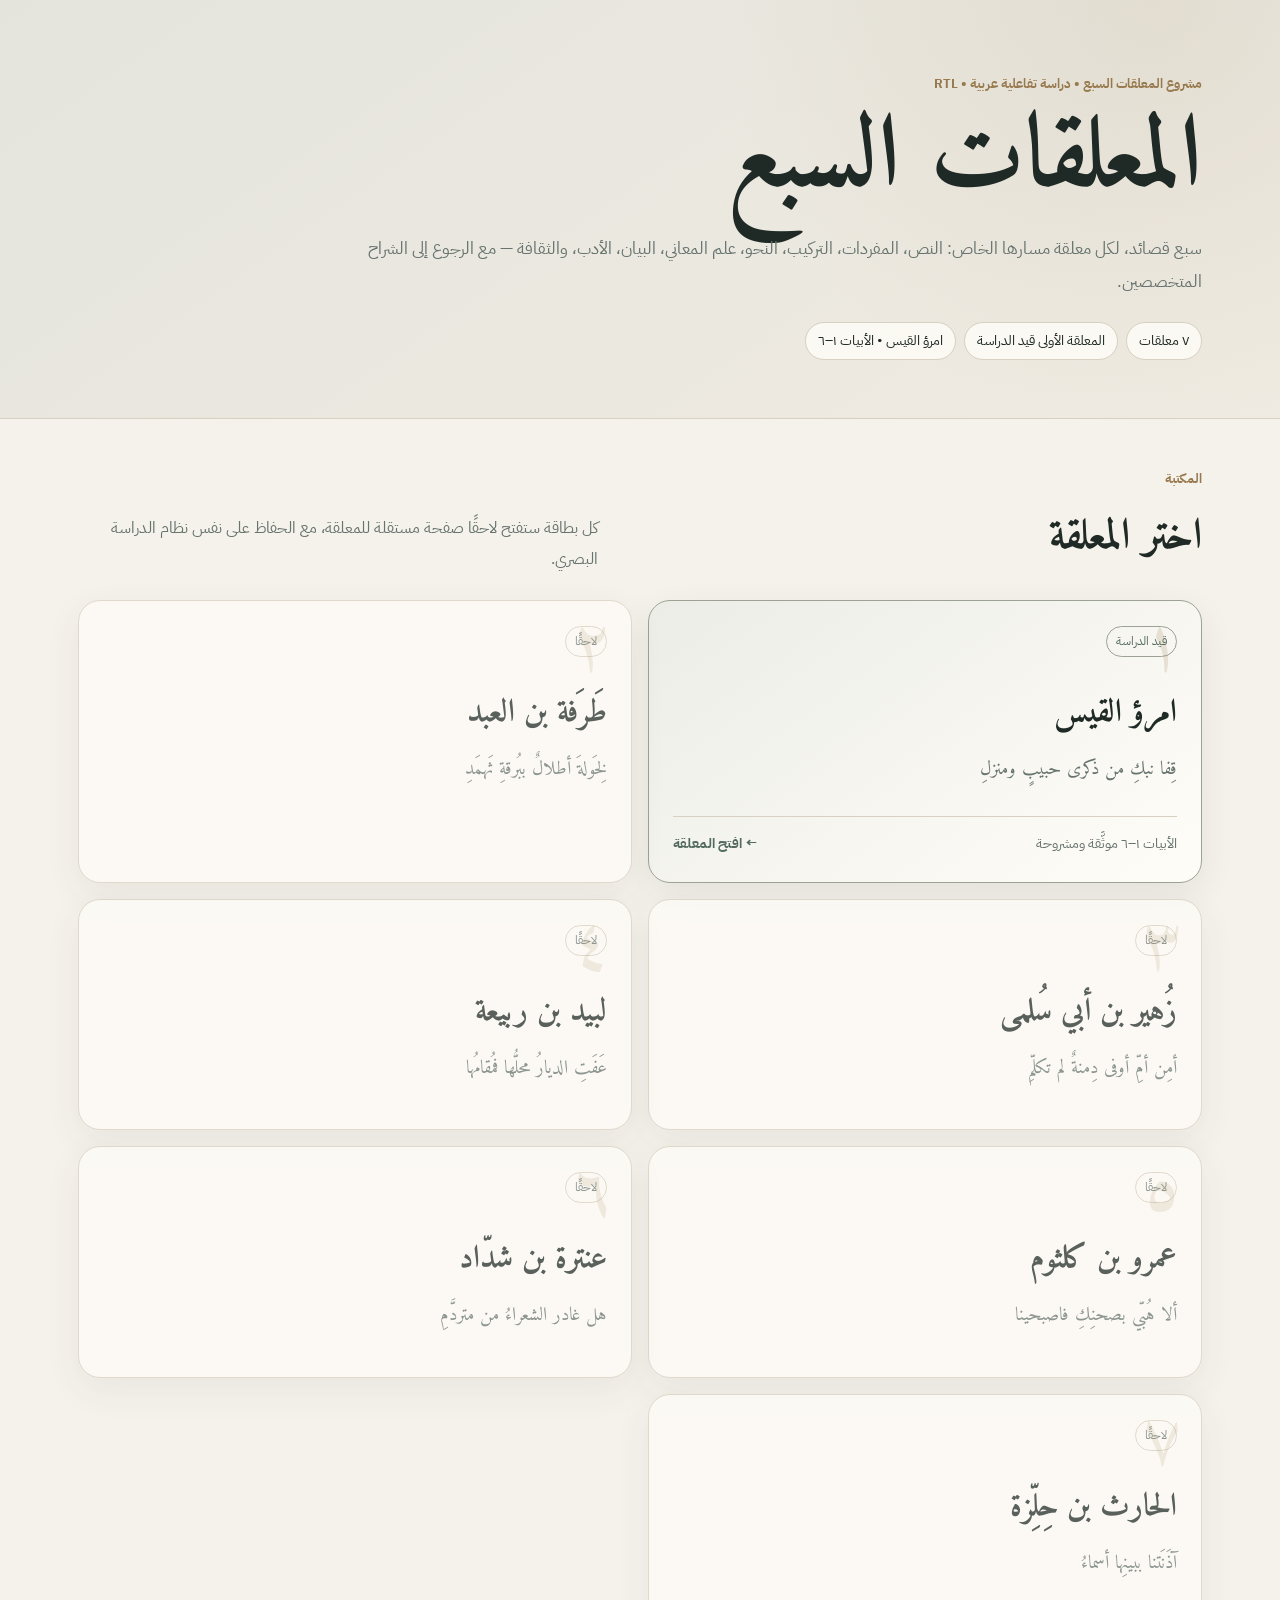
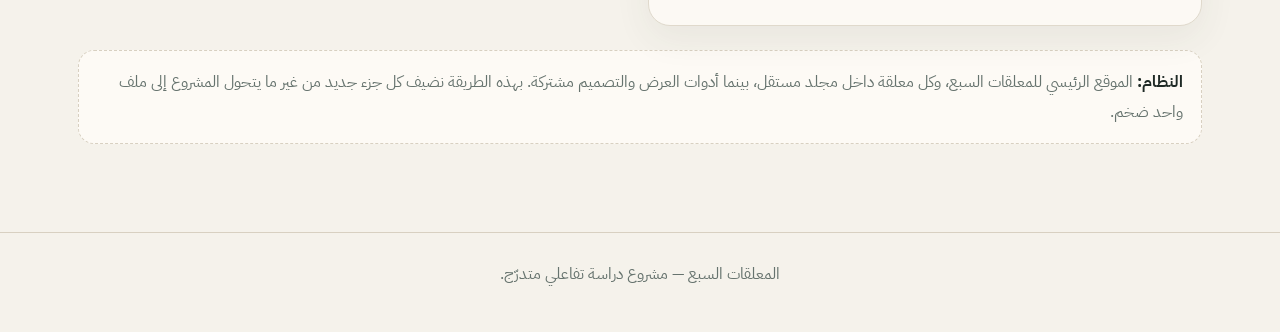
<file: index.html>
<!doctype html>
<html lang="ar" dir="rtl">
<head>
  <meta charset="utf-8" />
  <meta name="viewport" content="width=device-width, initial-scale=1" />
  <meta name="color-scheme" content="light dark" />
  <meta name="description" content="مشروع تفاعلي عربي لشرح المعلقات السبع بيتًا بيتًا" />
  <title>المعلقات السبع | شرح تفاعلي</title>
  <link rel="stylesheet" href="styles.css" />
</head>
<body class="catalog-page">
  <header class="hero hero--catalog">
    <div class="hero__inner">
      <div class="eyebrow">مشروع المعلقات السبع • دراسة تفاعلية عربية • RTL</div>
      <h1>المعلقات السبع</h1>
      <p class="hero__lead">
        سبع قصائد، لكل معلقة مسارها الخاص: النص، المفردات، التركيب، النحو، علم المعاني،
        البيان، الأدب، والثقافة — مع الرجوع إلى الشراح المتخصصين.
      </p>
      <div class="hero__meta">
        <span class="pill">٧ معلقات</span>
        <span class="pill">المعلقة الأولى قيد الدراسة</span>
        <span class="pill">امرؤ القيس • الأبيات ١–٦</span>
      </div>
    </div>
  </header>

  <main class="catalog">
    <section class="catalog-intro">
      <div>
        <div class="eyebrow">المكتبة</div>
        <h2>اختر المعلقة</h2>
      </div>
      <p>كل بطاقة ستفتح لاحقًا صفحة مستقلة للمعلقة، مع الحفاظ على نفس نظام الدراسة البصري.</p>
    </section>

    <section class="poem-grid" aria-label="المعلقات السبع">
      <a class="poem-tile poem-tile--active" href="poems/imru-al-qays/">
        <div class="poem-tile__number">١</div>
        <div class="poem-tile__status">قيد الدراسة</div>
        <h3>امرؤ القيس</h3>
        <p>قِفا نبكِ من ذكرى حبيبٍ ومنزلِ</p>
        <div class="poem-tile__footer">
          <span>الأبيات ١–٦ موثَّقة ومشروحة</span>
          <span class="arrow">← افتح المعلقة</span>
        </div>
      </a>

      <article class="poem-tile poem-tile--locked">
        <div class="poem-tile__number">٢</div><div class="poem-tile__status">لاحقًا</div>
        <h3>طَرَفة بن العبد</h3><p>لِخَولةَ أطلالٌ ببُرقةِ ثَهمَدِ</p>
      </article>

      <article class="poem-tile poem-tile--locked">
        <div class="poem-tile__number">٣</div><div class="poem-tile__status">لاحقًا</div>
        <h3>زُهير بن أبي سُلمى</h3><p>أمِن أمِّ أوفى دِمنةٌ لم تكلّمِ</p>
      </article>

      <article class="poem-tile poem-tile--locked">
        <div class="poem-tile__number">٤</div><div class="poem-tile__status">لاحقًا</div>
        <h3>لبيد بن ربيعة</h3><p>عَفَتِ الديارُ محلُّها فمُقامُها</p>
      </article>

      <article class="poem-tile poem-tile--locked">
        <div class="poem-tile__number">٥</div><div class="poem-tile__status">لاحقًا</div>
        <h3>عمرو بن كلثوم</h3><p>ألا هُبّي بصحنِكِ فاصبحينا</p>
      </article>

      <article class="poem-tile poem-tile--locked">
        <div class="poem-tile__number">٦</div><div class="poem-tile__status">لاحقًا</div>
        <h3>عنترة بن شدّاد</h3><p>هل غادر الشعراءُ من متردَّمِ</p>
      </article>

      <article class="poem-tile poem-tile--locked">
        <div class="poem-tile__number">٧</div><div class="poem-tile__status">لاحقًا</div>
        <h3>الحارث بن حِلِّزة</h3><p>آذَنَتنا ببينِها أسماءُ</p>
      </article>
    </section>

    <section class="catalog-note">
      <strong>النظام:</strong>
      الموقع الرئيسي للمعلقات السبع، وكل معلقة داخل مجلد مستقل، بينما أدوات العرض والتصميم مشتركة.
      بهذه الطريقة نضيف كل جزء جديد من غير ما يتحول المشروع إلى ملف واحد ضخم.
    </section>
  </main>

  <footer><p>المعلقات السبع — مشروع دراسة تفاعلي متدرّج.</p></footer>
</body>
</html>
</file>
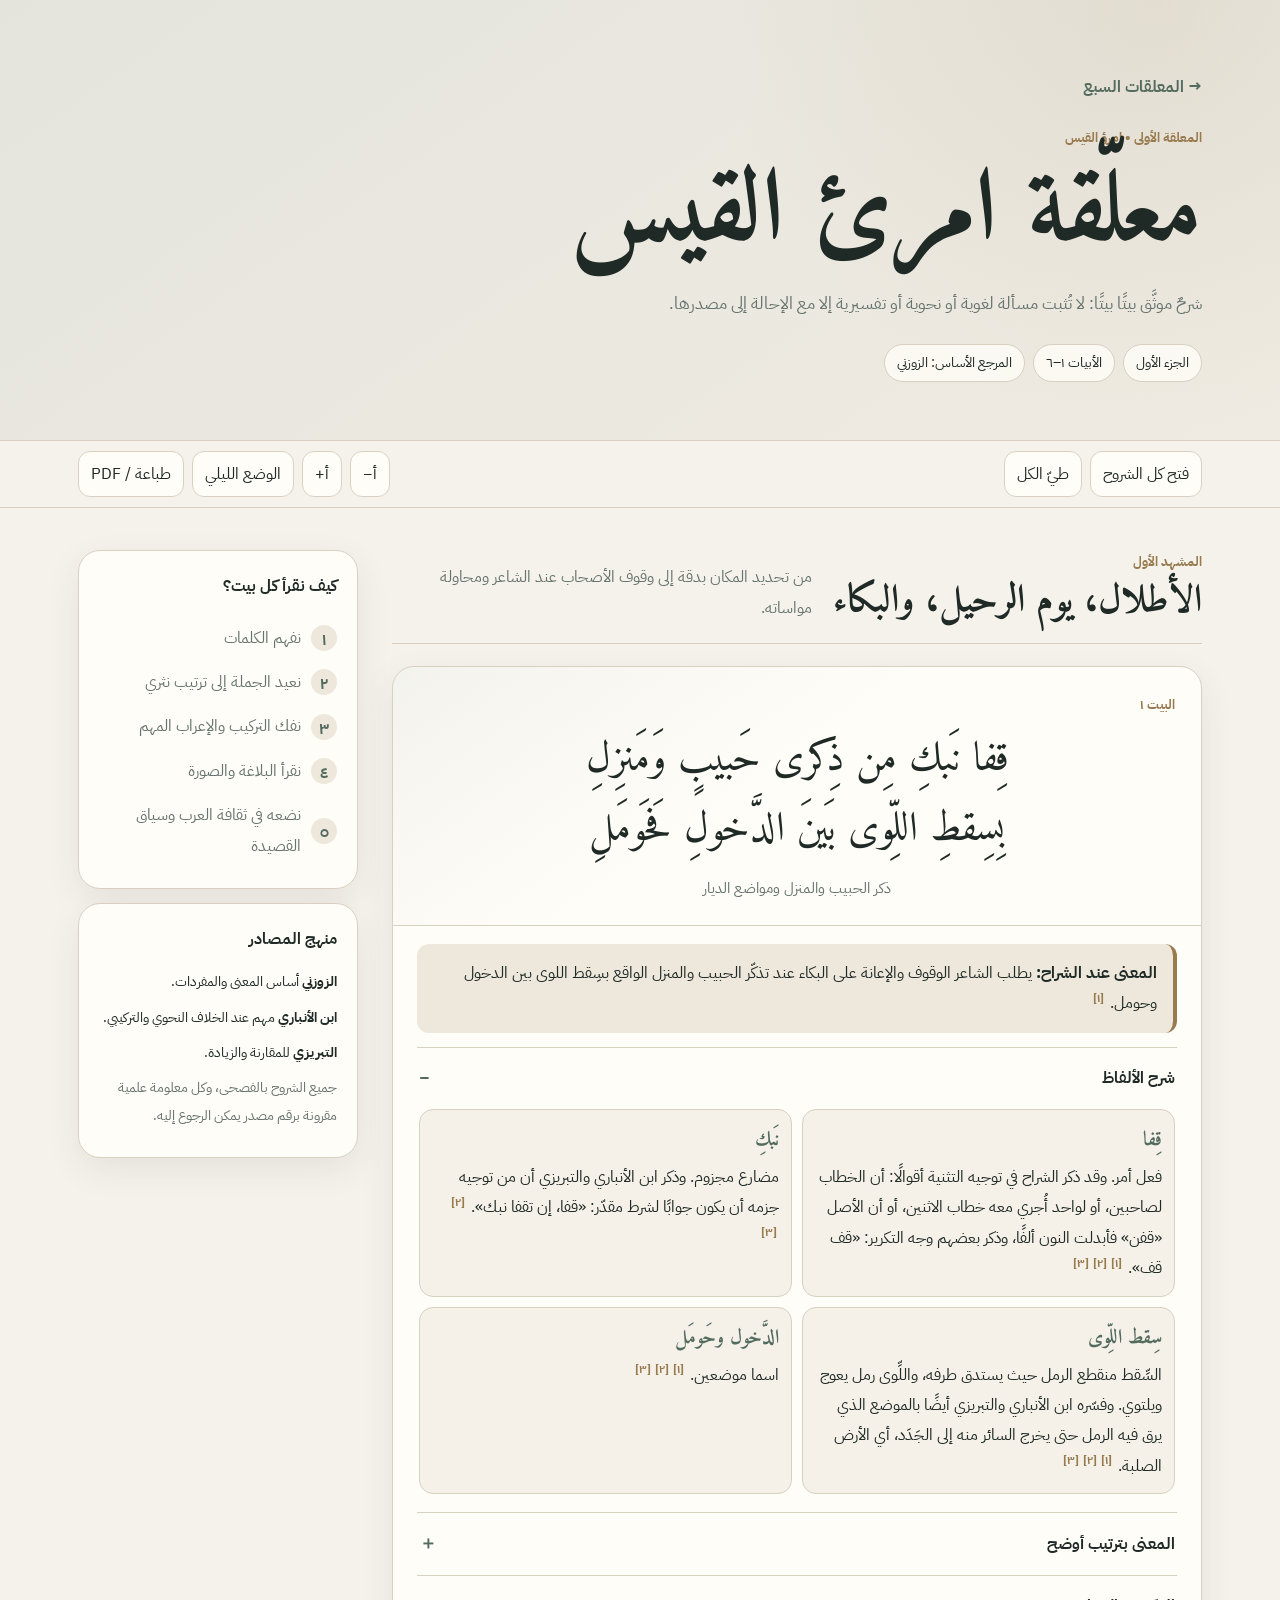
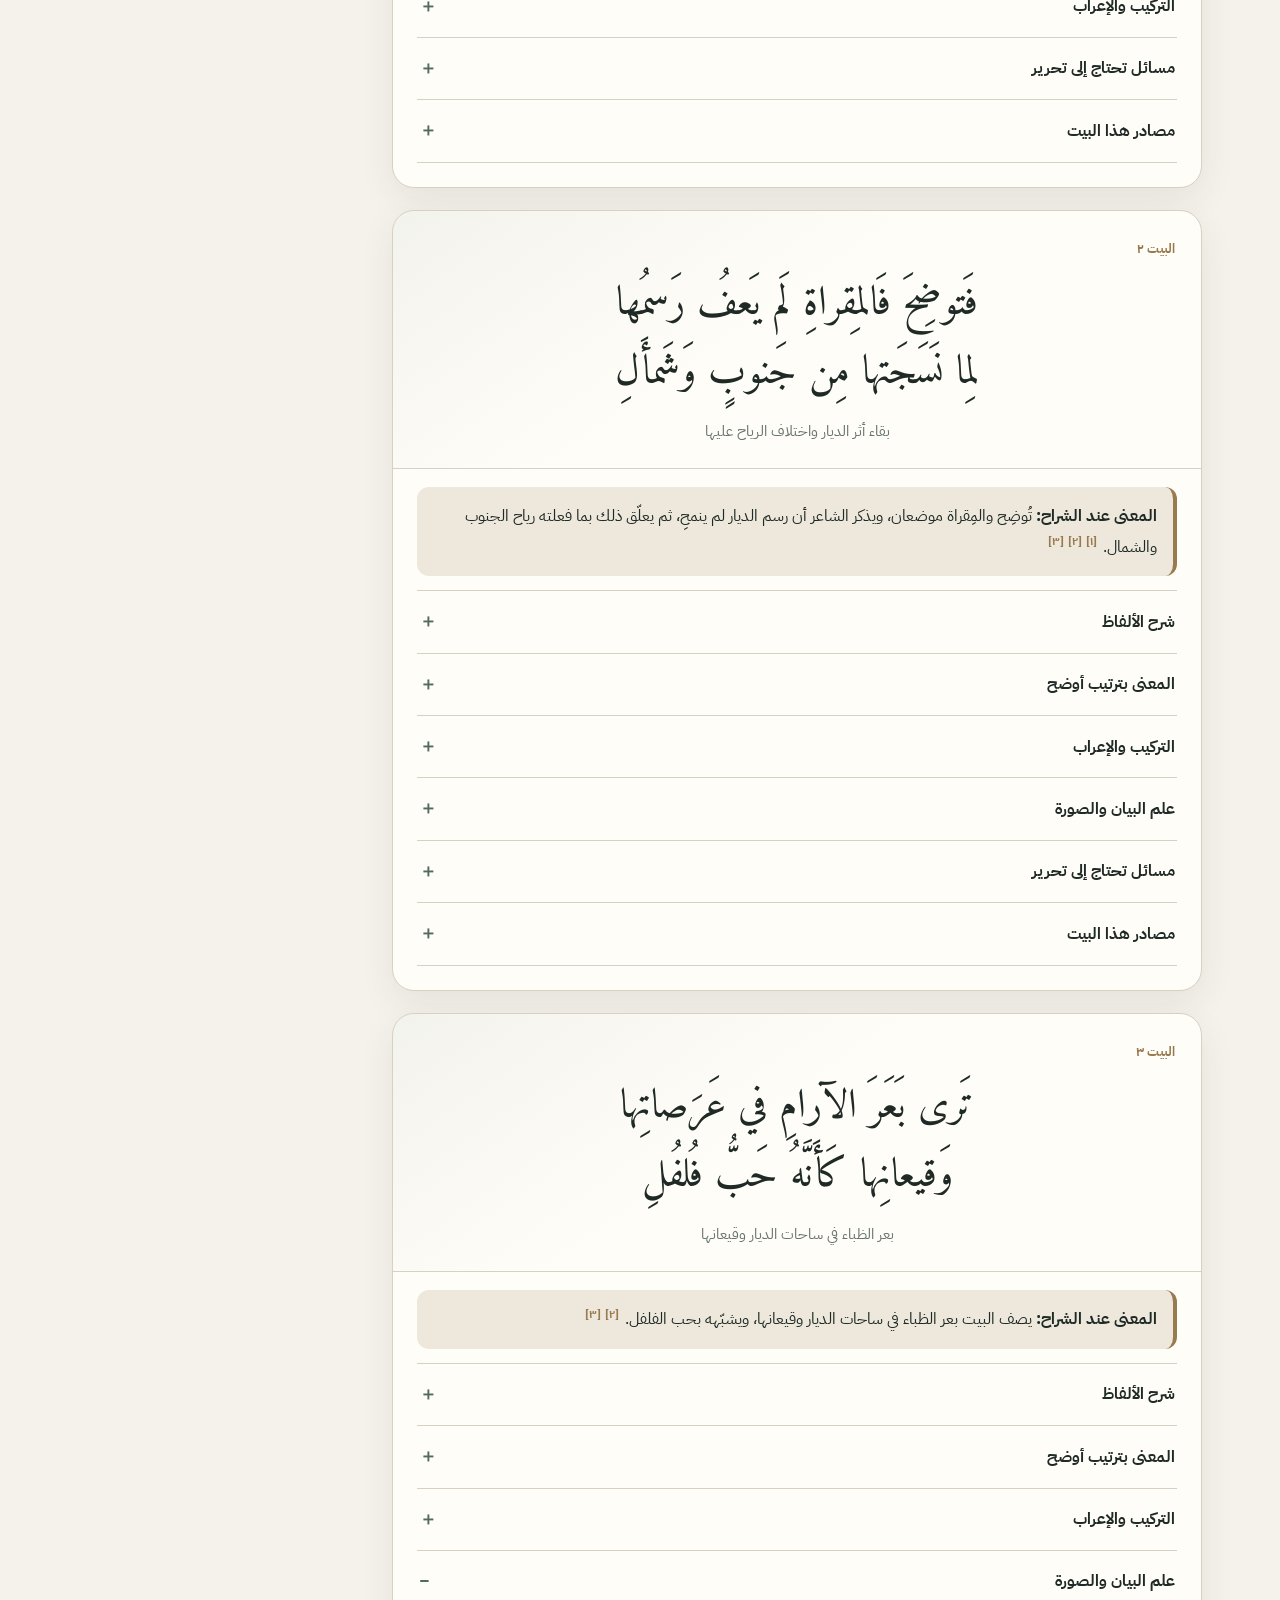
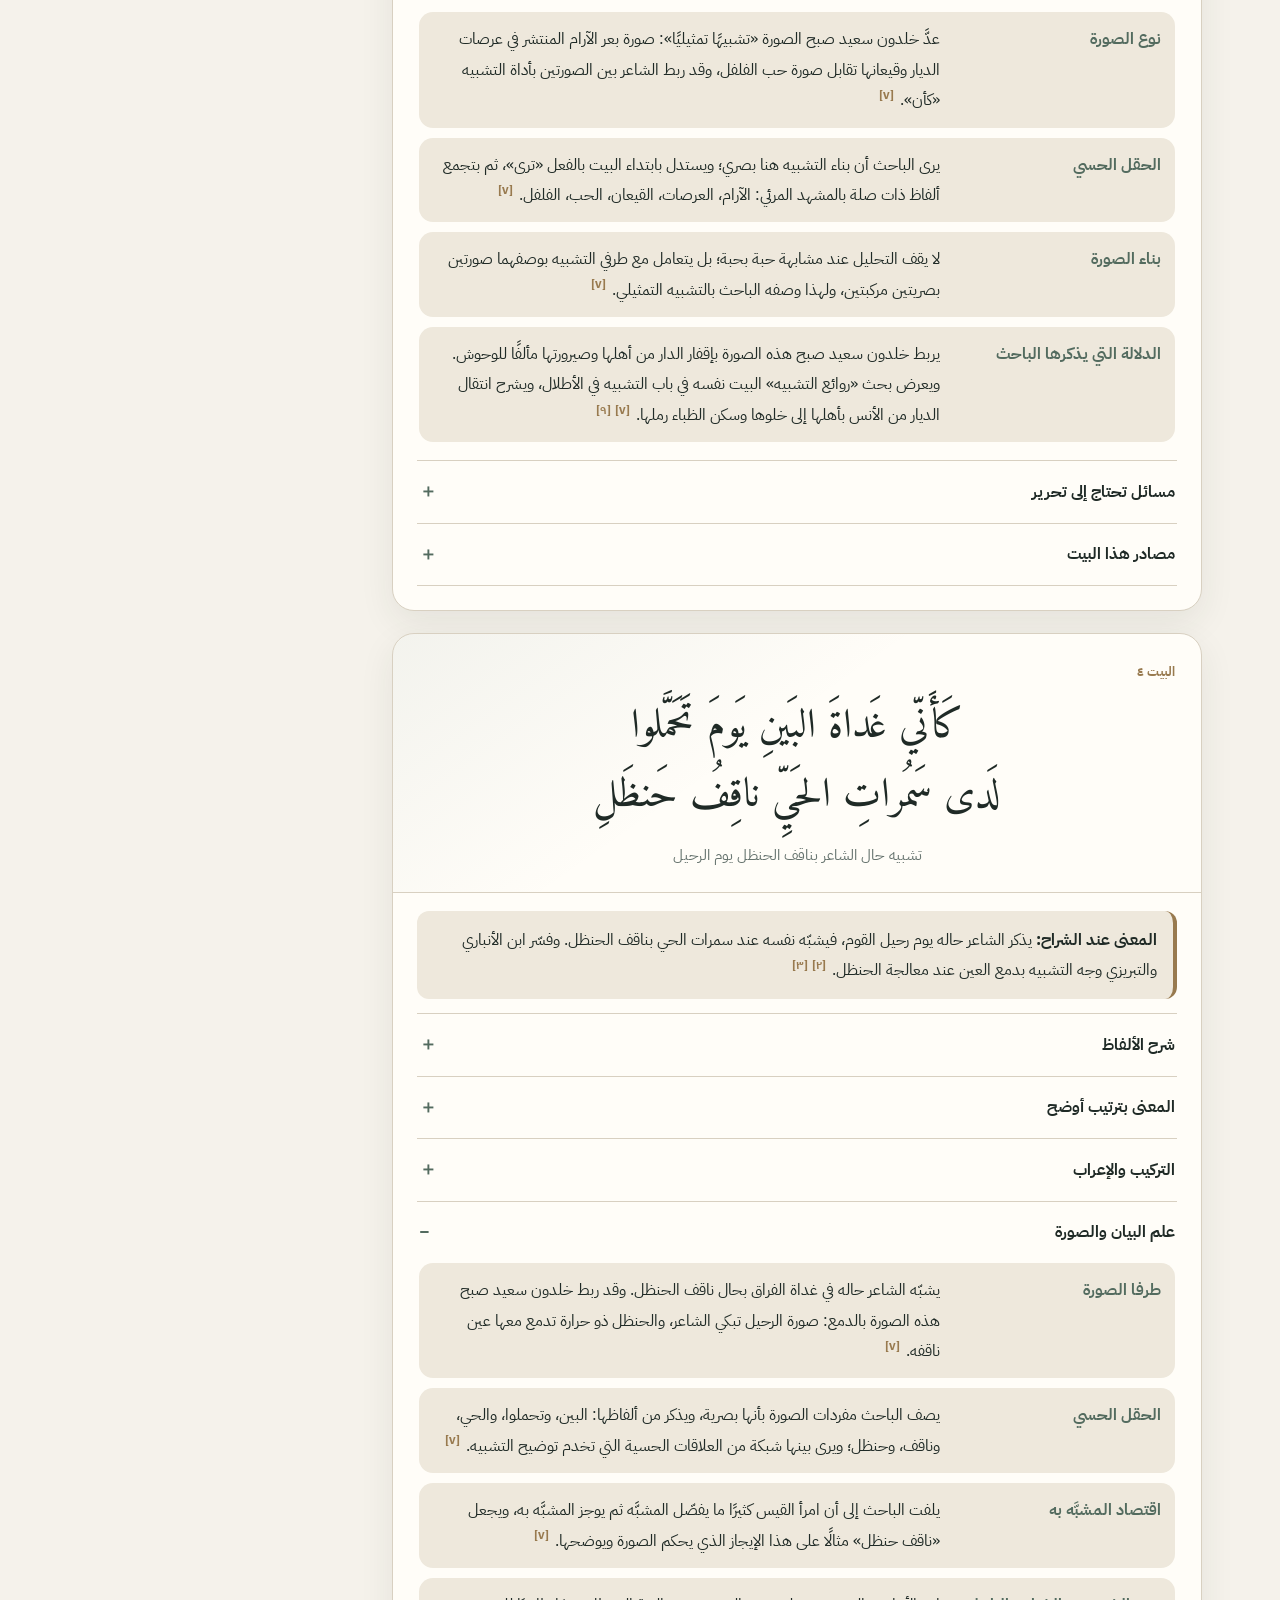
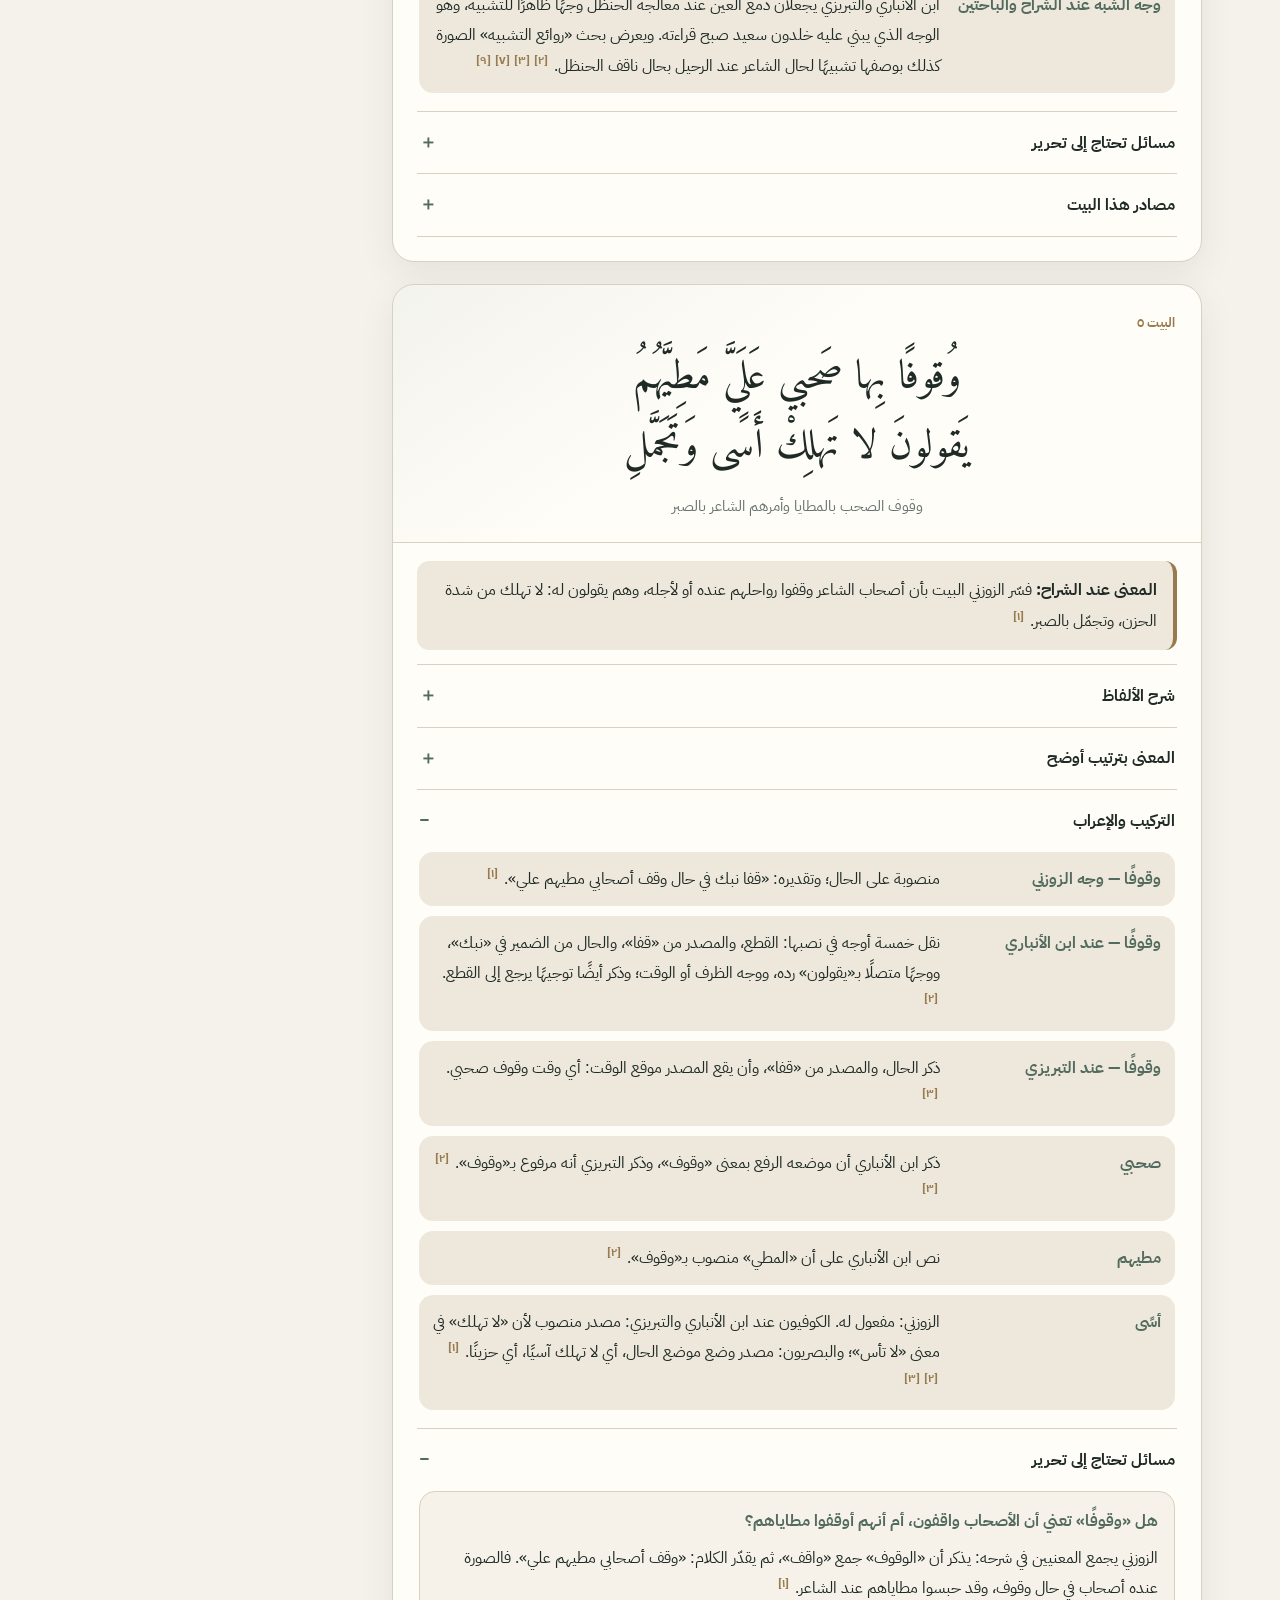
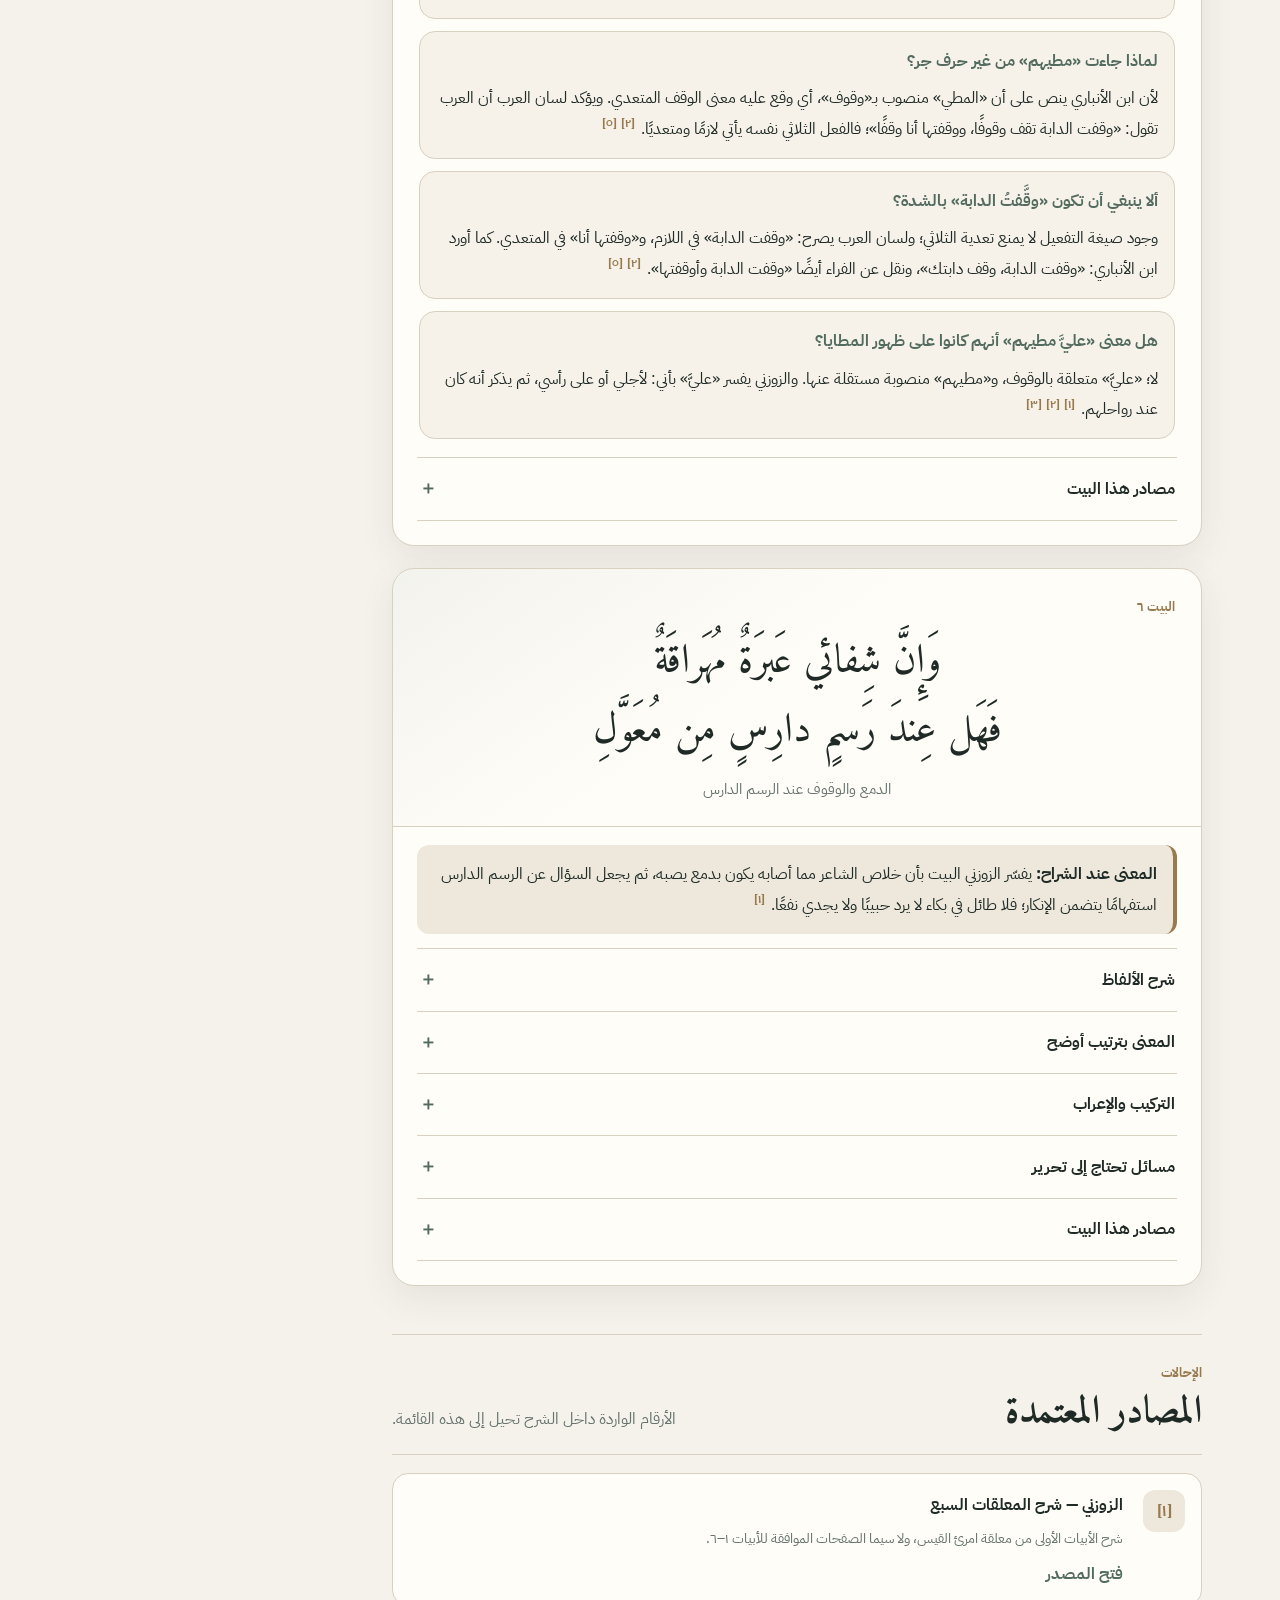
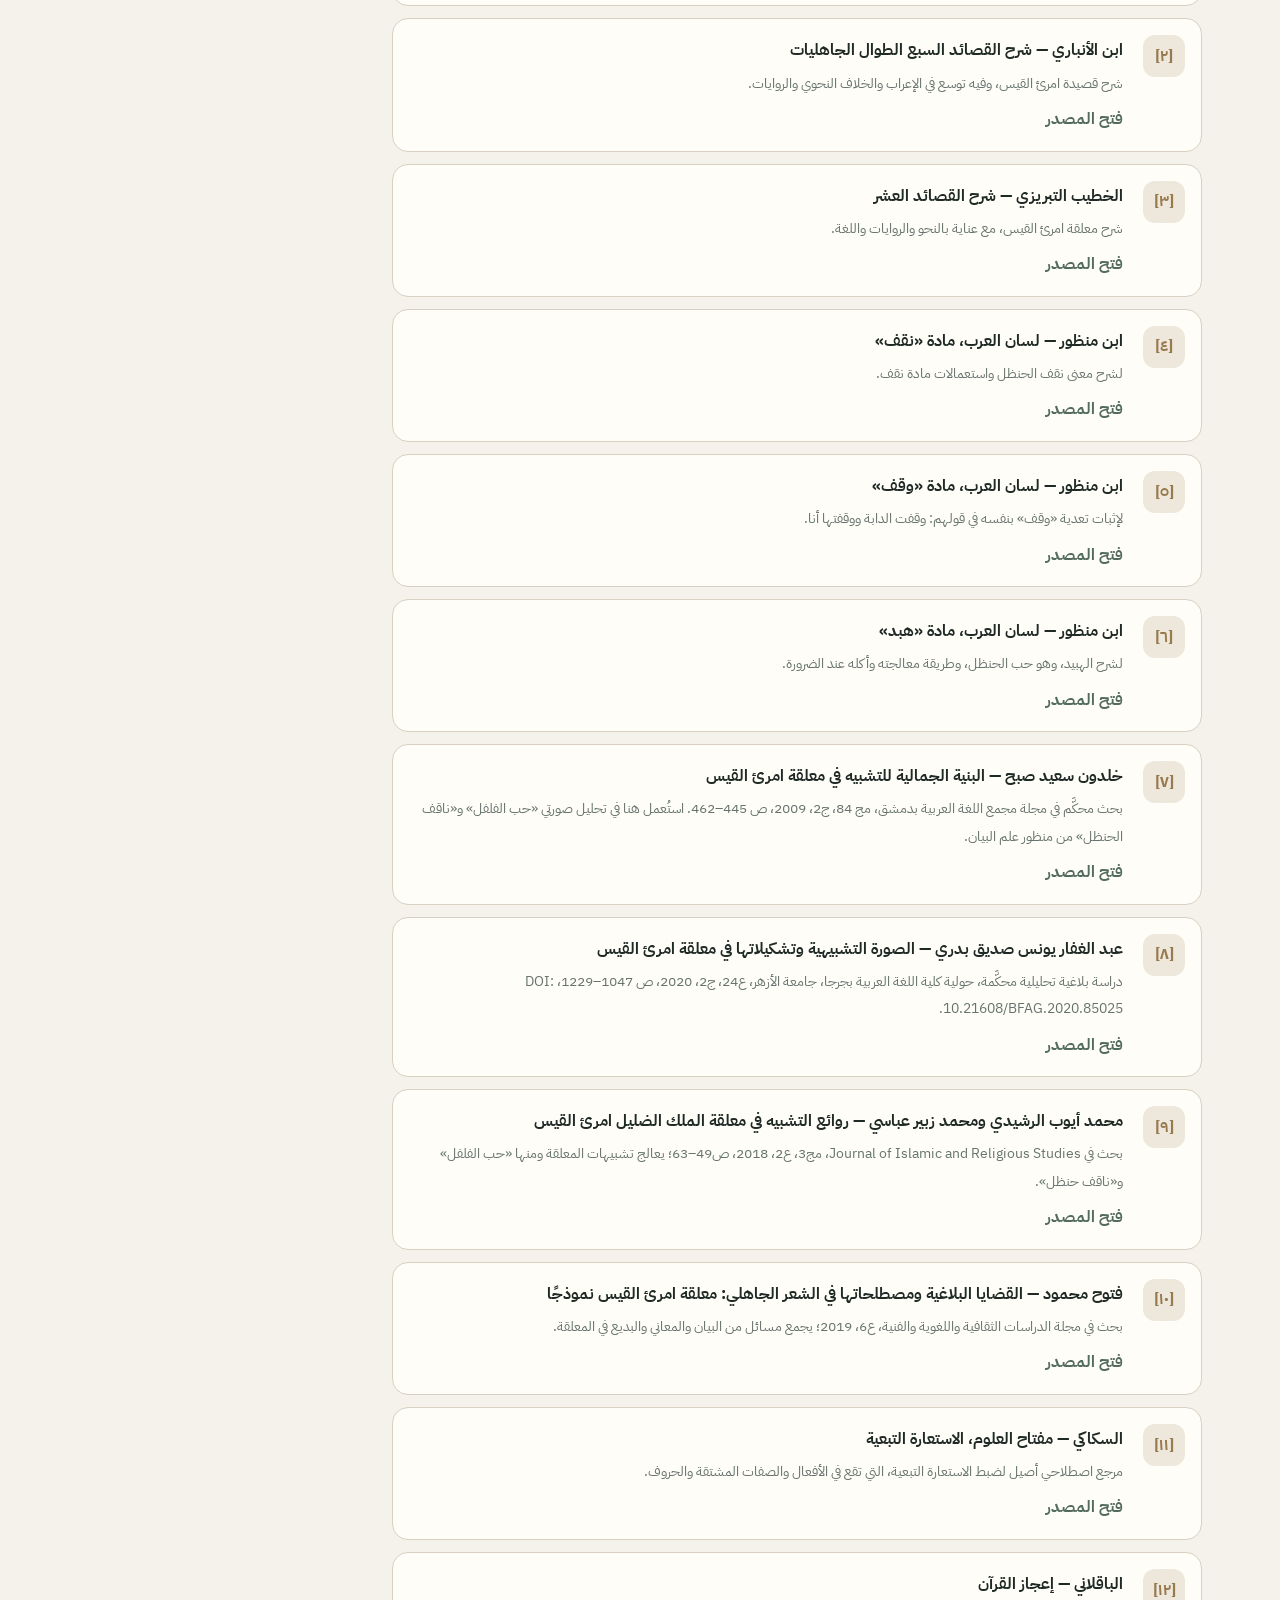
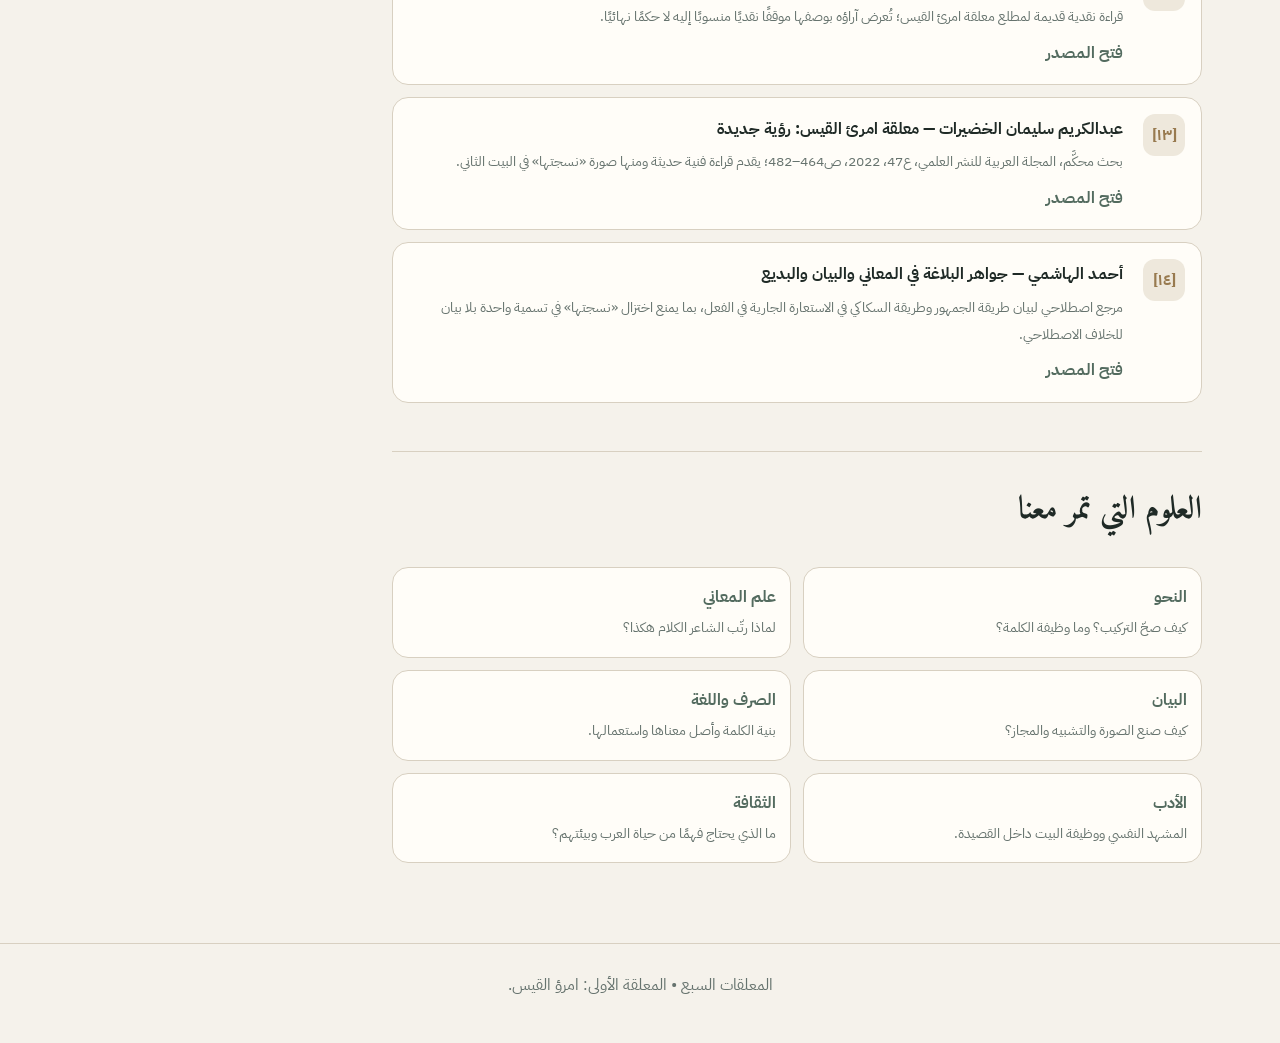
<file: poems/imru-al-qays/index.html>
<!doctype html>
<html lang="ar" dir="rtl">
<head>
  <meta charset="utf-8" />
  <meta name="viewport" content="width=device-width, initial-scale=1" />
  <meta name="color-scheme" content="light dark" />
  <meta name="description" content="شرح معلقة امرئ القيس بيتًا بيتًا" />
  <title>معلقة امرئ القيس | المعلقات السبع</title>
  <link rel="stylesheet" href="../../styles.css" />
</head>
<body>
  <header class="hero">
    <div class="hero__inner">
      <a class="back-link" href="../../">→ المعلقات السبع</a>
      <div class="eyebrow">المعلقة الأولى • امرؤ القيس</div>
      <h1>معلّقة امرئ القيس</h1>
      <p class="hero__lead">شرحٌ موثَّق بيتًا بيتًا: لا تُثبت مسألة لغوية أو نحوية أو تفسيرية إلا مع الإحالة إلى مصدرها.</p>
      <div class="hero__meta">
        <span class="pill">الجزء الأول</span>
        <span class="pill">الأبيات ١–٦</span>
        <span class="pill">المرجع الأساس: الزوزني</span>
      </div>
    </div>
  </header>

  <nav class="toolbar" aria-label="أدوات الدراسة">
    <div class="toolbar__inner">
      <div class="toolbar__group">
        <button id="expandAll" class="tool-btn" type="button">فتح كل الشروح</button>
        <button id="collapseAll" class="tool-btn" type="button">طيّ الكل</button>
      </div>
      <div class="toolbar__group">
        <button id="fontDown" class="tool-btn" type="button" aria-label="تصغير الخط">أ−</button>
        <button id="fontUp" class="tool-btn" type="button" aria-label="تكبير الخط">أ+</button>
        <button id="themeToggle" class="tool-btn" type="button">الوضع الليلي</button>
        <button id="printBtn" class="tool-btn" type="button">طباعة / PDF</button>
      </div>
    </div>
  </nav>

  <main class="layout">
    <aside class="study-map">
      <div class="map-card">
        <h2>كيف نقرأ كل بيت؟</h2>
        <ol>
          <li><span>١</span> نفهم الكلمات</li>
          <li><span>٢</span> نعيد الجملة إلى ترتيب نثري</li>
          <li><span>٣</span> نفك التركيب والإعراب المهم</li>
          <li><span>٤</span> نقرأ البلاغة والصورة</li>
          <li><span>٥</span> نضعه في ثقافة العرب وسياق القصيدة</li>
        </ol>
      </div>

      <div class="map-card sources-mini">
        <h2>منهج المصادر</h2>
        <p><strong>الزوزني</strong> أساس المعنى والمفردات.</p>
        <p><strong>ابن الأنباري</strong> مهم عند الخلاف النحوي والتركيبي.</p>
        <p><strong>التبريزي</strong> للمقارنة والزيادة.</p>
        <p class="muted">جميع الشروح بالفصحى، وكل معلومة علمية مقرونة برقم مصدر يمكن الرجوع إليه.</p>
      </div>
    </aside>

    <section class="content">
      <div class="section-head">
        <div>
          <div class="eyebrow">المشهد الأول</div>
          <h2>الأطلال، يوم الرحيل، والبكاء</h2>
        </div>
        <p>من تحديد المكان بدقة إلى وقوف الأصحاب عند الشاعر ومحاولة مواساته.</p>
      </div>

      <div id="verses" class="verses" aria-live="polite"></div>

      <section class="bibliography-section">
        <div class="section-head bibliography-head">
          <div>
            <div class="eyebrow">الإحالات</div>
            <h2>المصادر المعتمدة</h2>
          </div>
          <p>الأرقام الواردة داخل الشرح تحيل إلى هذه القائمة.</p>
        </div>
        <div id="bibliography" class="bibliography"></div>
      </section>

      <section class="legend">
        <h2>العلوم التي تمر معنا</h2>
        <div class="legend-grid">
          <div><b>النحو</b><span>كيف صحّ التركيب؟ وما وظيفة الكلمة؟</span></div>
          <div><b>علم المعاني</b><span>لماذا رتّب الشاعر الكلام هكذا؟</span></div>
          <div><b>البيان</b><span>كيف صنع الصورة والتشبيه والمجاز؟</span></div>
          <div><b>الصرف واللغة</b><span>بنية الكلمة وأصل معناها واستعمالها.</span></div>
          <div><b>الأدب</b><span>المشهد النفسي ووظيفة البيت داخل القصيدة.</span></div>
          <div><b>الثقافة</b><span>ما الذي يحتاج فهمًا من حياة العرب وبيئتهم؟</span></div>
        </div>
      </section>
    </section>
  </main>

  <footer><p>المعلقات السبع • المعلقة الأولى: امرؤ القيس.</p></footer>

  <script src="../../data/imru-al-qays.js"></script>
  <script src="../../app.js"></script>
</body>
</html>
</file>
<file: styles.css>
@import url('https://fonts.googleapis.com/css2?family=Amiri:wght@400;700&family=IBM+Plex+Sans+Arabic:wght@300;400;500;600;700&display=swap');

:root {
  --font-scale: 1;
  --bg: #f5f2eb;
  --surface: #fffdf8;
  --surface-2: #eee8dc;
  --text: #1f2a26;
  --muted: #66736e;
  --line: #d8d0c1;
  --accent: #536b5f;
  --accent-2: #987a4f;
  --shadow: 0 12px 35px rgba(43, 48, 43, 0.08);
  --radius: 22px;
}

html[data-theme="dark"] {
  --bg: #171b19;
  --surface: #202622;
  --surface-2: #2a312d;
  --text: #f4efe5;
  --muted: #b7c0bb;
  --line: #39443e;
  --accent: #9bb8a9;
  --accent-2: #d0ad75;
  --shadow: 0 14px 38px rgba(0, 0, 0, 0.25);
}

* { box-sizing: border-box; }

html {
  scroll-behavior: smooth;
  font-size: calc(16px * var(--font-scale));
}

body {
  margin: 0;
  direction: rtl;
  background:
    radial-gradient(circle at 90% 0%, rgba(152,122,79,.10), transparent 27rem),
    var(--bg);
  color: var(--text);
  font-family: "IBM Plex Sans Arabic", Tahoma, Arial, sans-serif;
  line-height: 1.9;
}

button, input { font: inherit; }
h1, h2, h3, p { margin-top: 0; }

.hero {
  border-bottom: 1px solid var(--line);
  background: linear-gradient(145deg, rgba(83,107,95,.10), rgba(152,122,79,.06));
}

.hero__inner {
  max-width: 1180px;
  margin: auto;
  padding: 72px 28px 58px;
}

.eyebrow {
  color: var(--accent-2);
  font-weight: 700;
  font-size: .82rem;
}

h1 {
  font-family: "Amiri", serif;
  font-size: clamp(3rem, 8vw, 6.5rem);
  line-height: 1.05;
  margin: 10px 0 18px;
}

.hero__lead {
  max-width: 760px;
  color: var(--muted);
  font-size: 1.08rem;
}

.hero__meta {
  display: flex;
  flex-wrap: wrap;
  gap: 8px;
  margin-top: 24px;
}

.pill {
  border: 1px solid var(--line);
  border-radius: 999px;
  padding: 5px 12px;
  background: color-mix(in srgb, var(--surface) 82%, transparent);
  font-size: .86rem;
}

.toolbar {
  position: sticky;
  top: 0;
  z-index: 20;
  backdrop-filter: blur(14px);
  background: color-mix(in srgb, var(--bg) 88%, transparent);
  border-bottom: 1px solid var(--line);
}

.toolbar__inner {
  max-width: 1180px;
  margin: auto;
  padding: 10px 28px;
  display: flex;
  justify-content: space-between;
  gap: 12px;
  flex-wrap: wrap;
}

.toolbar__group { display: flex; gap: 8px; flex-wrap: wrap; }

.tool-btn {
  border: 1px solid var(--line);
  background: var(--surface);
  color: var(--text);
  border-radius: 12px;
  padding: 7px 12px;
  cursor: pointer;
}

.tool-btn:hover { transform: translateY(-1px); border-color: var(--accent); }

.layout {
  max-width: 1180px;
  margin: 0 auto;
  padding: 42px 28px 80px;
  display: grid;
  grid-template-columns: minmax(0, 1fr) 280px;
  gap: 34px;
  align-items: start;
}

.content { grid-column: 1; }
.study-map { grid-column: 2; grid-row: 1; position: sticky; top: 82px; }

.map-card {
  background: var(--surface);
  border: 1px solid var(--line);
  border-radius: var(--radius);
  padding: 20px;
  margin-bottom: 14px;
  box-shadow: var(--shadow);
}

.map-card h2 { font-size: 1rem; margin-bottom: 14px; }
.map-card ol { list-style: none; padding: 0; margin: 0; }

.map-card li {
  display: flex;
  gap: 10px;
  align-items: center;
  padding: 7px 0;
  color: var(--muted);
}

.map-card li span {
  width: 26px;
  height: 26px;
  display: inline-grid;
  place-items: center;
  flex: 0 0 26px;
  border-radius: 50%;
  background: var(--surface-2);
  color: var(--accent);
  font-weight: 700;
}

.sources-mini p { margin-bottom: 8px; font-size: .9rem; }
.muted { color: var(--muted); }

.section-head {
  display: flex;
  justify-content: space-between;
  align-items: end;
  gap: 20px;
  margin-bottom: 22px;
  border-bottom: 1px solid var(--line);
  padding-bottom: 18px;
}

.section-head h2 {
  font-family: "Amiri", serif;
  font-size: 2.4rem;
  line-height: 1.2;
  margin: 4px 0 0;
}

.section-head > p {
  max-width: 420px;
  color: var(--muted);
  margin-bottom: 2px;
}

.verses { display: grid; gap: 22px; }

.verse-card {
  background: var(--surface);
  border: 1px solid var(--line);
  border-radius: var(--radius);
  overflow: hidden;
  box-shadow: var(--shadow);
}

.verse-top {
  padding: 26px 26px 22px;
  border-bottom: 1px solid var(--line);
  background: linear-gradient(145deg, color-mix(in srgb, var(--accent) 7%, transparent), transparent 45%);
}

.verse-number {
  color: var(--accent-2);
  font-weight: 700;
  font-size: .82rem;
  margin-bottom: 6px;
}

.verse-text {
  font-family: "Amiri", serif;
  font-size: clamp(1.75rem, 4vw, 2.55rem);
  line-height: 1.7;
  text-align: center;
  margin: 8px auto 10px;
  max-width: 850px;
}

.verse-text span { display: block; }
.verse-theme { text-align: center; color: var(--muted); font-size: .92rem; }

.quick-meaning {
  margin: 18px 24px 6px;
  padding: 14px 16px;
  border-right: 4px solid var(--accent-2);
  background: var(--surface-2);
  border-radius: 12px;
}

.accordion {
  margin: 14px 24px 24px;
  border-top: 1px solid var(--line);
}

.accordion details { border-bottom: 1px solid var(--line); }

.accordion summary {
  cursor: pointer;
  list-style: none;
  padding: 14px 2px;
  font-weight: 700;
  display: flex;
  align-items: center;
  justify-content: space-between;
  gap: 12px;
}

.accordion summary::-webkit-details-marker { display: none; }
.accordion summary::after { content: "＋"; color: var(--accent); font-size: 1.1rem; }
.accordion details[open] summary::after { content: "−"; }

.detail-body { padding: 0 2px 18px; color: var(--text); }
.detail-body p:last-child { margin-bottom: 0; }

.words {
  display: grid;
  grid-template-columns: repeat(2, minmax(0, 1fr));
  gap: 10px;
}

.word {
  border: 1px solid var(--line);
  background: color-mix(in srgb, var(--surface-2) 58%, transparent);
  border-radius: 14px;
  padding: 12px;
}

.word b {
  display: block;
  color: var(--accent);
  font-family: "Amiri", serif;
  font-size: 1.25rem;
  margin-bottom: 2px;
}

.syntax { display: grid; gap: 10px; }

.syntax-line {
  display: grid;
  grid-template-columns: minmax(110px, .7fr) 1.7fr;
  gap: 12px;
  padding: 12px 14px;
  border-radius: 14px;
  background: var(--surface-2);
}

.syntax-line b { color: var(--accent); }

.source-note {
  padding: 12px 14px;
  border: 1px dashed var(--line);
  border-radius: 14px;
  margin-bottom: 10px;
}

.source-note strong { color: var(--accent-2); }

.legend {
  margin-top: 48px;
  padding-top: 28px;
  border-top: 1px solid var(--line);
}

.legend h2 { font-family: "Amiri", serif; font-size: 2rem; }

.legend-grid {
  display: grid;
  grid-template-columns: repeat(2, minmax(0, 1fr));
  gap: 12px;
}

.legend-grid > div {
  border: 1px solid var(--line);
  border-radius: 16px;
  padding: 14px;
  background: var(--surface);
}

.legend-grid b { display: block; color: var(--accent); }
.legend-grid span { color: var(--muted); font-size: .9rem; }

footer {
  border-top: 1px solid var(--line);
  padding: 26px;
  text-align: center;
  color: var(--muted);
}

@media (max-width: 900px) {
  .layout { grid-template-columns: 1fr; }
  .content, .study-map { grid-column: 1; }
  .study-map { grid-row: auto; position: static; display: grid; grid-template-columns: repeat(2, 1fr); gap: 12px; }
  .map-card { margin: 0; }
}

@media (max-width: 640px) {
  .hero__inner { padding: 48px 18px 38px; }
  .toolbar__inner, .layout { padding-left: 16px; padding-right: 16px; }
  .section-head { display: block; }
  .study-map { grid-template-columns: 1fr; }
  .words, .legend-grid { grid-template-columns: 1fr; }
  .syntax-line { grid-template-columns: 1fr; gap: 4px; }
  .verse-top { padding: 22px 16px 18px; }
  .quick-meaning, .accordion { margin-left: 14px; margin-right: 14px; }
}

@media print {
  @page { size: A4; margin: 14mm; }
  body { background: white; color: black; }
  .toolbar, .study-map { display: none !important; }
  .layout { display: block; max-width: none; padding: 0; }
  .hero__inner { padding: 0 0 16px; }
  .verse-card { box-shadow: none; break-inside: avoid; margin-bottom: 18px; }
  .accordion details { display: block; }
  .accordion details > * { display: block !important; }
  .accordion summary::after { display: none; }
}

/* ===== Catalog: seven Muallaqat ===== */
.hero--catalog .hero__lead { max-width: 850px; }

.catalog {
  max-width: 1180px;
  margin: 0 auto;
  padding: 48px 28px 88px;
}

.catalog-intro {
  display: flex;
  justify-content: space-between;
  gap: 24px;
  align-items: end;
  margin-bottom: 22px;
}

.catalog-intro h2 {
  font-family: "Amiri", serif;
  font-size: 2.7rem;
  margin: 4px 0 0;
}

.catalog-intro p {
  max-width: 520px;
  margin-bottom: 4px;
  color: var(--muted);
}

.poem-grid {
  display: grid;
  grid-template-columns: repeat(2, minmax(0, 1fr));
  gap: 16px;
}

.poem-tile {
  position: relative;
  min-height: 220px;
  padding: 24px;
  border: 1px solid var(--line);
  border-radius: var(--radius);
  background: var(--surface);
  box-shadow: var(--shadow);
  color: var(--text);
  text-decoration: none;
  overflow: hidden;
}

.poem-tile--active {
  background:
    linear-gradient(145deg, color-mix(in srgb, var(--accent) 11%, var(--surface)), var(--surface));
  border-color: color-mix(in srgb, var(--accent) 45%, var(--line));
  transition: transform .18s ease, border-color .18s ease;
}

.poem-tile--active:hover {
  transform: translateY(-3px);
  border-color: var(--accent);
}

.poem-tile--locked { opacity: .72; }

.poem-tile__number {
  position: absolute;
  inset-inline-start: 18px;
  top: 12px;
  font-family: "Amiri", serif;
  font-size: 4.5rem;
  line-height: 1;
  color: color-mix(in srgb, var(--accent-2) 18%, transparent);
}

.poem-tile__status {
  display: inline-flex;
  border: 1px solid var(--line);
  border-radius: 999px;
  padding: 3px 9px;
  font-size: .76rem;
  color: var(--muted);
  margin-bottom: 26px;
}

.poem-tile--active .poem-tile__status {
  color: var(--accent);
  border-color: color-mix(in srgb, var(--accent) 45%, var(--line));
}

.poem-tile h3 {
  font-family: "Amiri", serif;
  font-size: 2rem;
  margin-bottom: 8px;
}

.poem-tile > p {
  font-family: "Amiri", serif;
  font-size: 1.18rem;
  color: var(--muted);
}

.poem-tile__footer {
  margin-top: 28px;
  padding-top: 14px;
  border-top: 1px solid var(--line);
  display: flex;
  justify-content: space-between;
  gap: 16px;
  color: var(--muted);
  font-size: .88rem;
}

.poem-tile__footer .arrow {
  color: var(--accent);
  font-weight: 700;
}

.catalog-note {
  margin-top: 24px;
  border: 1px dashed var(--line);
  border-radius: 16px;
  padding: 16px 18px;
  color: var(--muted);
  background: color-mix(in srgb, var(--surface) 75%, transparent);
}

.catalog-note strong { color: var(--text); }

.back-link {
  display: inline-flex;
  margin-bottom: 24px;
  color: var(--accent);
  text-decoration: none;
  font-weight: 700;
}

.back-link:hover { text-decoration: underline; }

@media (max-width: 760px) {
  .catalog { padding: 34px 16px 66px; }
  .catalog-intro { display: block; }
  .poem-grid { grid-template-columns: 1fr; }
}

/* ===== Scholarly references and issue blocks ===== */
.ref {
  display: inline-flex;
  vertical-align: super;
  margin-inline: 2px;
  color: var(--accent-2);
  text-decoration: none;
  font-size: .72em;
  font-weight: 800;
  line-height: 1;
}

.ref:hover { text-decoration: underline; }

.issues {
  display: grid;
  gap: 12px;
}

.issue {
  border: 1px solid var(--line);
  border-radius: 16px;
  padding: 14px 16px;
  background: color-mix(in srgb, var(--surface-2) 52%, transparent);
}

.issue h4 {
  margin: 0 0 7px;
  font-size: 1rem;
  color: var(--accent);
}

.issue p { margin: 0; }

.verse-sources {
  color: var(--muted);
  margin: 0;
}

.bibliography-section {
  margin-top: 48px;
  padding-top: 26px;
  border-top: 1px solid var(--line);
}

.bibliography-head { margin-bottom: 18px; }

.bibliography {
  display: grid;
  gap: 12px;
}

.bibliography-item {
  display: grid;
  grid-template-columns: 48px minmax(0, 1fr);
  gap: 14px;
  align-items: start;
  padding: 16px;
  border: 1px solid var(--line);
  border-radius: 16px;
  background: var(--surface);
}

.bibliography-id {
  width: 42px;
  height: 42px;
  display: grid;
  place-items: center;
  border-radius: 12px;
  background: var(--surface-2);
  color: var(--accent-2);
  font-weight: 800;
}

.bibliography-item h3 {
  margin: 0 0 4px;
  font-size: 1rem;
}

.bibliography-item p {
  margin: 0 0 7px;
  color: var(--muted);
  font-size: .9rem;
}

.bibliography-item a {
  color: var(--accent);
  font-weight: 700;
  text-decoration: none;
}

.bibliography-item a:hover { text-decoration: underline; }

@media print {
  .ref { color: black; text-decoration: none; }
  .bibliography-item { break-inside: avoid; }
}


/* ===== Bayan / rhetorical image ===== */
.accordion details:has(summary:first-child) .detail-body .syntax-line b {
  align-self: start;
}
</file>
